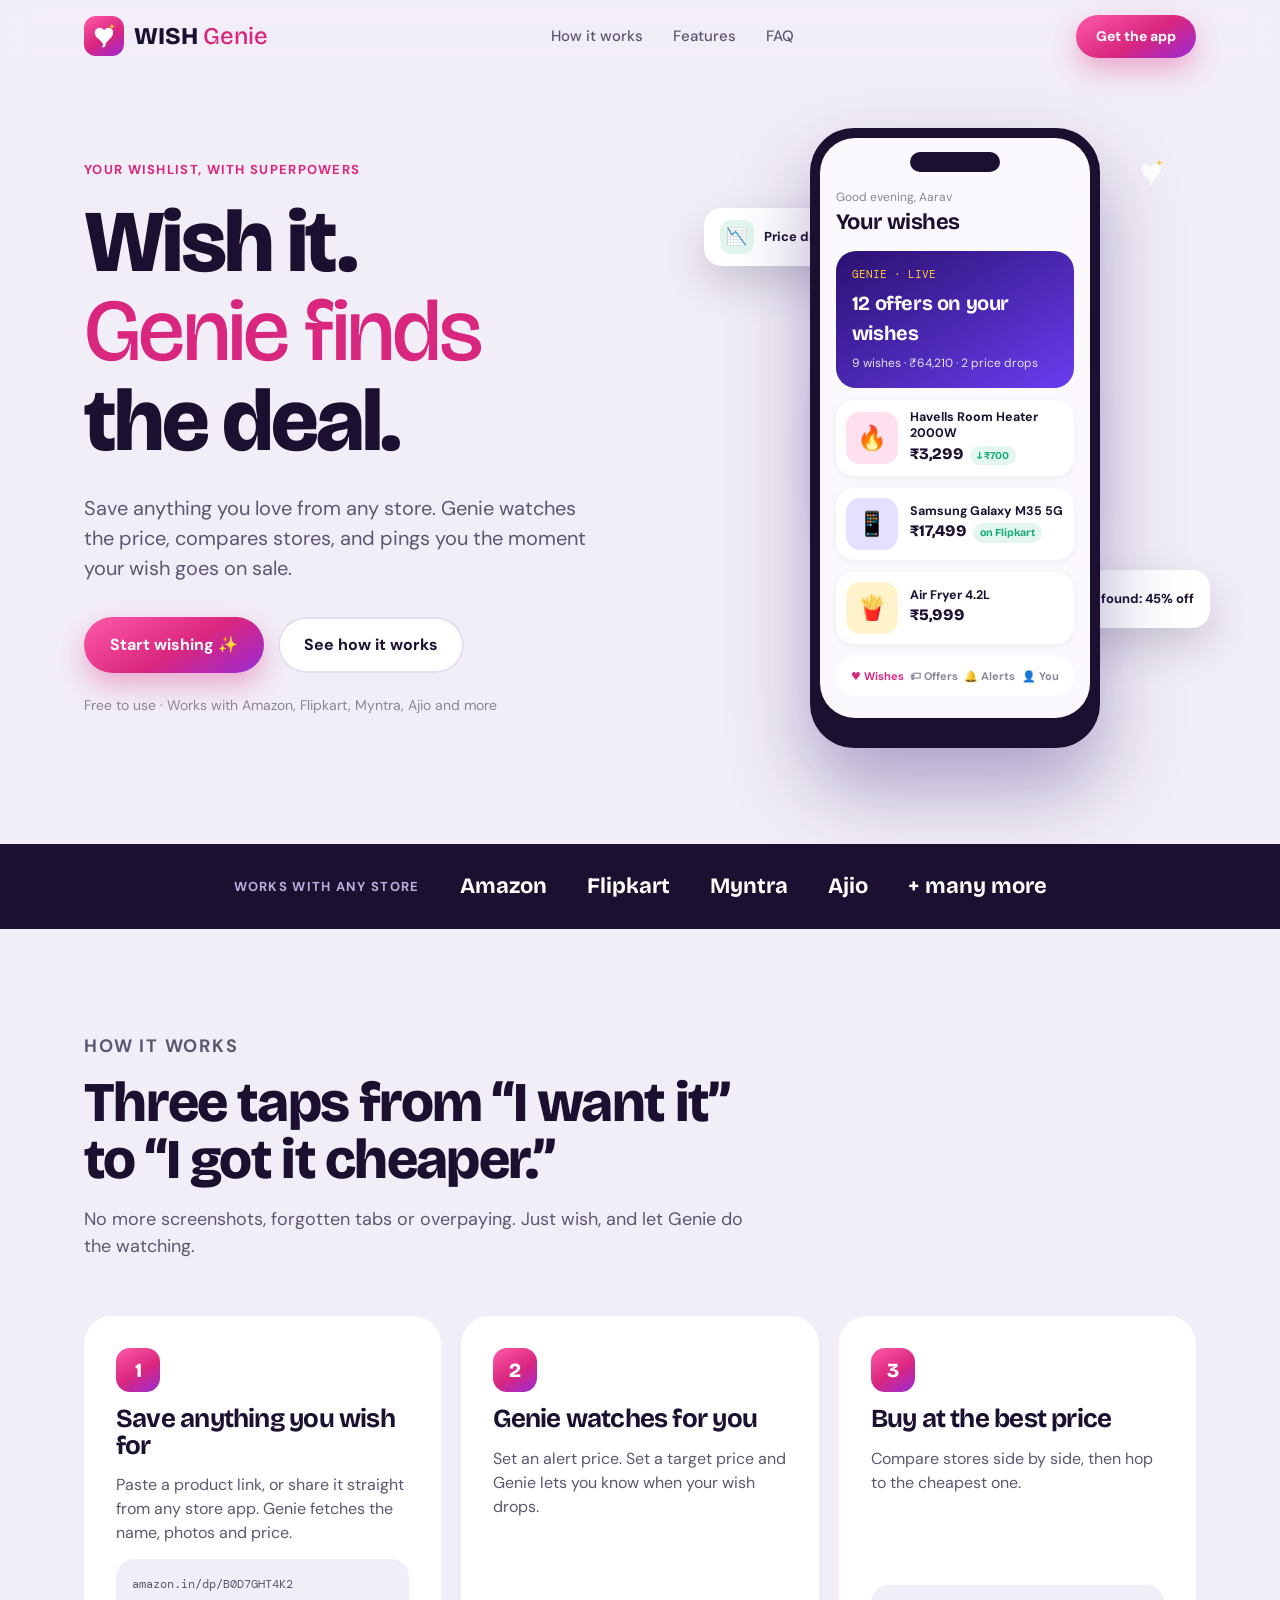
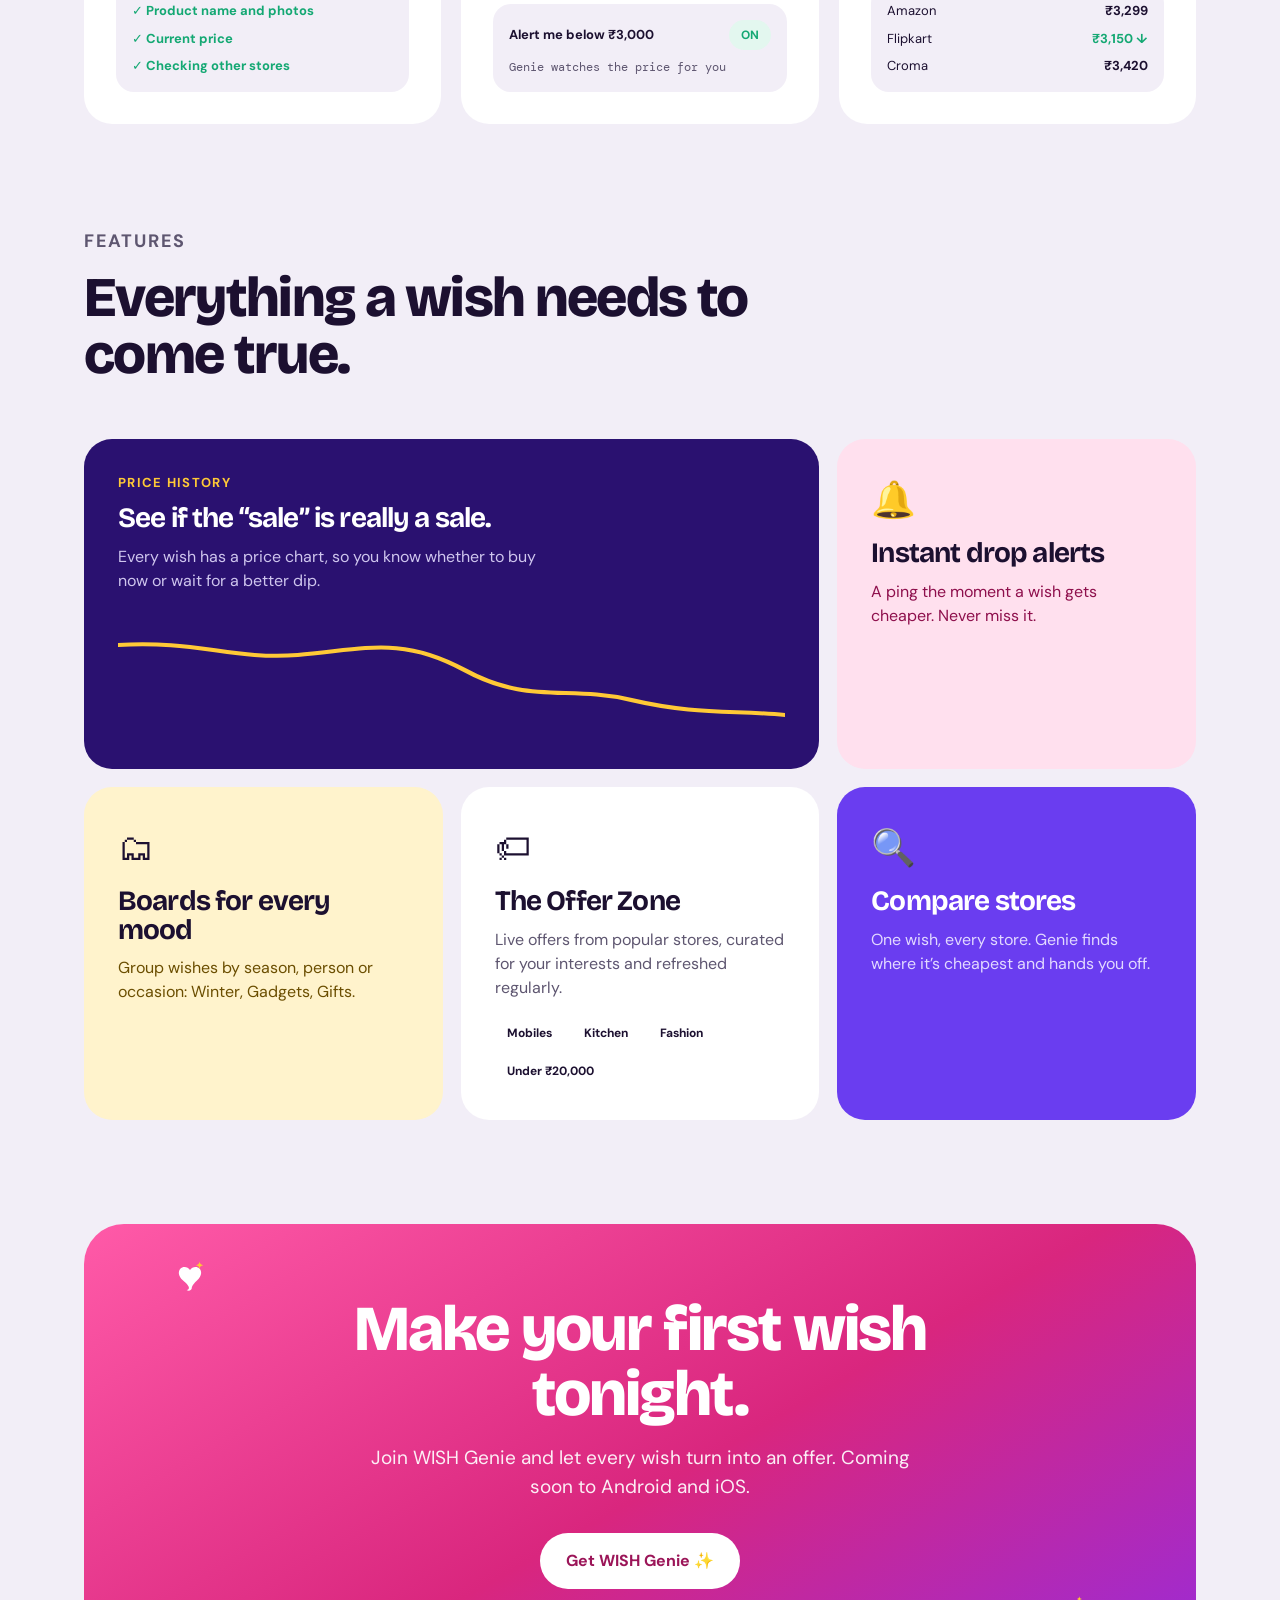
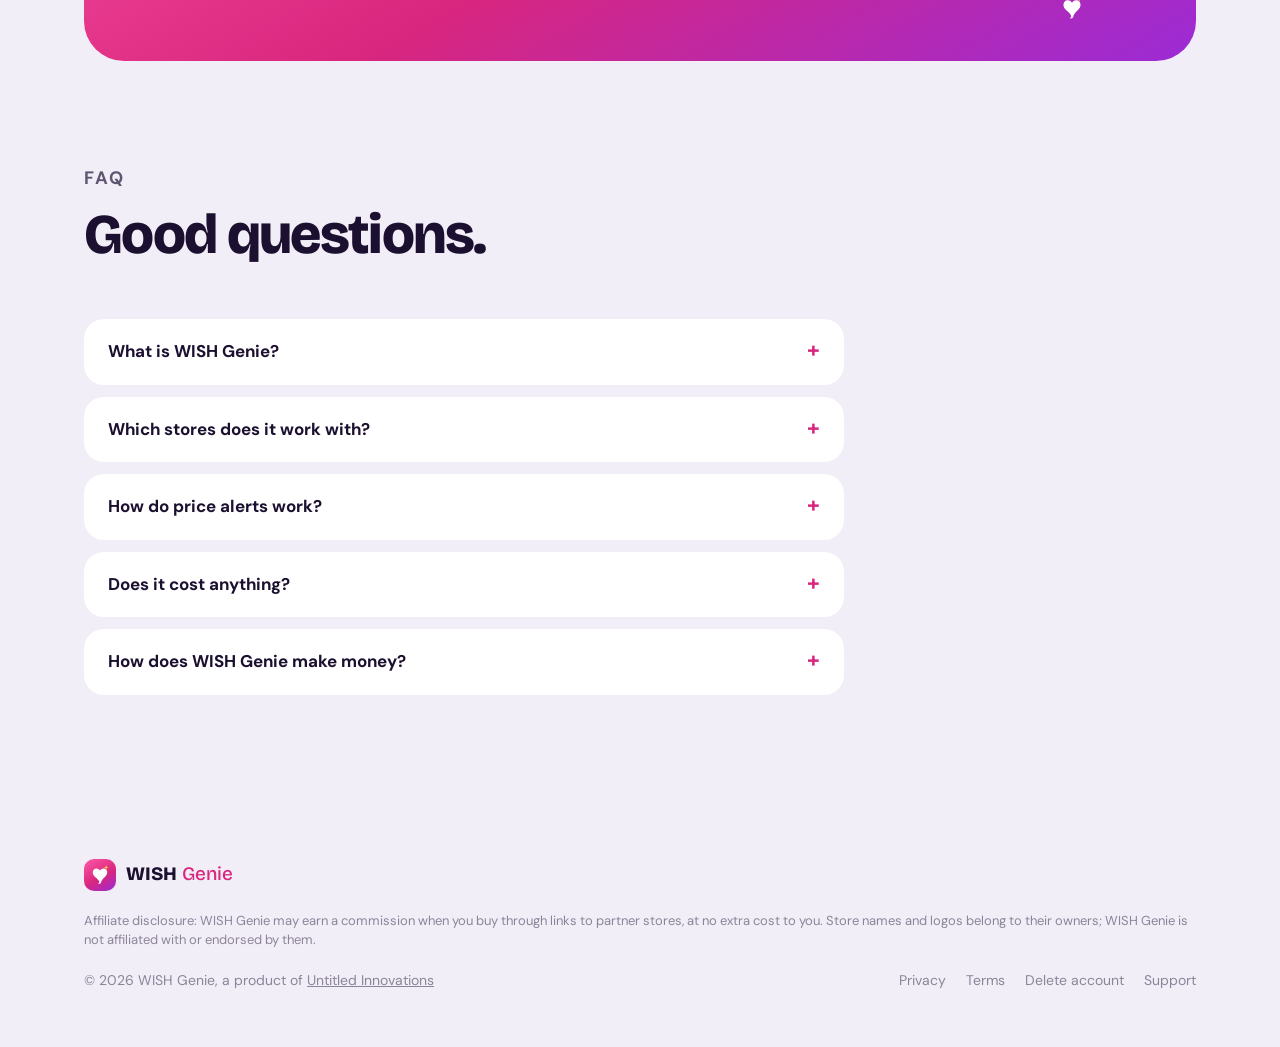
<file: wish-genie/index.html>
<!DOCTYPE html>
<html lang="en">
<head>
<meta charset="utf-8">
<meta name="cuelinks-verification" content="VERIFY-CL-6NVUHCH4">
<meta name="viewport" content="width=device-width, initial-scale=1">
<title>WISH Genie – Wish it. Genie finds the deal.</title>
<meta name="description" content="Save anything you wish for from any store, and let Genie watch the price and surface deals from popular Indian stores.">
<link rel="canonical" href="https://untitledinnovations.com/wish-genie/">
<link rel="preconnect" href="https://fonts.gstatic.com" crossorigin>
<link href="https://fonts.googleapis.com/css2?family=Bricolage+Grotesque:opsz,wght@12..96,500..800&family=DM+Sans:opsz,wght@9..40,400..700&family=DM+Mono:wght@400;500&display=swap" rel="stylesheet">
<style>
:root{
  --magenta:#D9267E; --magenta-dark:#9B1558; --violet:#6A3DF0; --gold:#FFC936;
  --ink:#1C1030; --muted:#5E5670; --soft:#8C8499; --bg:#F2EEF7; --card:#fff;
  --mint:#14A873; --orange:#FF7A2F; --night:#2A1170;
  --grad:linear-gradient(150deg,#FF5AA8 0%,#D9267E 55%,#9B2BD6 100%);
}
*{box-sizing:border-box}
html{scroll-behavior:smooth}
body{margin:0;background:var(--bg);color:var(--ink);font-family:'DM Sans',system-ui,sans-serif;line-height:1.5;-webkit-font-smoothing:antialiased}
a{color:inherit;text-decoration:none}
h1,h2,h3{font-family:'Bricolage Grotesque',sans-serif;margin:0;letter-spacing:-.03em;line-height:1.02}
p{margin:0}
.wrap{max-width:1160px;margin:0 auto;padding:0 24px}
.eyebrow{font-size:13px;font-weight:700;letter-spacing:.1em;text-transform:uppercase;color:var(--magenta)}
.btn{display:inline-flex;align-items:center;gap:10px;padding:16px 26px;border-radius:999px;font-weight:700;font-size:16px;transition:transform .2s cubic-bezier(.3,1.4,.5,1),box-shadow .2s}
.btn:hover{transform:translateY(-2px)}
.btn-primary{background:var(--grad);color:#fff;box-shadow:0 12px 28px rgba(217,38,126,.35)}
.btn-ghost{background:#fff;color:var(--ink);box-shadow:inset 0 0 0 2px #E4DDEE}
.logo{display:flex;align-items:center;gap:10px}
.logo-mark{width:40px;height:40px;border-radius:12px;background:var(--grad);display:flex;align-items:center;justify-content:center}
.logo-word{display:flex;align-items:baseline;gap:5px;font-family:'Bricolage Grotesque',sans-serif;font-size:24px}
.logo-word b{font-weight:800}.logo-word span{font-weight:500;color:var(--magenta)}

/* nav */
nav{position:sticky;top:0;z-index:20;background:rgba(242,238,247,.85);backdrop-filter:blur(14px)}
nav .wrap{display:flex;align-items:center;justify-content:space-between;height:72px}
nav ul{display:flex;gap:30px;list-style:none;margin:0;padding:0;font-size:15px;font-weight:500;color:var(--muted)}
nav ul a:hover{color:var(--magenta)}
nav .btn{padding:11px 20px;font-size:14px}

/* hero */
.hero{padding:56px 0 96px;overflow:hidden}
.hero .wrap{display:grid;grid-template-columns:1.1fr .9fr;gap:40px;align-items:center}
.hero h1{font-size:clamp(46px,7vw,88px);font-weight:800}
.hero h1 em{font-style:normal;font-weight:500;color:var(--magenta)}
.hero .lead{font-size:20px;color:var(--muted);margin:26px 0 34px;max-width:520px;text-wrap:pretty}
.hero .cta{display:flex;gap:14px;flex-wrap:wrap}
.hero .note{margin-top:22px;font-size:14px;color:var(--soft)}
.stage{position:relative;display:flex;justify-content:center;min-height:620px}
.glow{position:absolute;inset:6% 0 0;background:radial-gradient(closest-side,rgba(155,43,214,.3),transparent 70%)}

/* phone */
.phone{position:relative;width:290px;border-radius:44px;background:var(--ink);padding:10px;box-shadow:0 40px 80px rgba(42,17,112,.35)}
.screen{border-radius:35px;background:#FBF9FD;overflow:hidden;height:580px;padding:22px 16px;display:flex;flex-direction:column;gap:12px;position:relative}
.screen .notch{width:90px;height:22px;border-radius:12px;background:var(--ink);margin:-8px auto 4px}
.hi{font-size:12px;color:var(--soft)}
.screen h4{font-family:'Bricolage Grotesque',sans-serif;margin:0;font-size:22px;letter-spacing:-.02em}
.genie-card{border-radius:20px;background:linear-gradient(150deg,var(--night),var(--violet));color:#fff;padding:16px;display:flex;flex-direction:column;gap:6px}
.genie-card small{font-family:'DM Mono',monospace;font-size:10.5px;color:var(--gold)}
.genie-card b{font-family:'Bricolage Grotesque',sans-serif;font-size:20px;letter-spacing:-.02em}
.item{display:flex;gap:12px;align-items:center;background:#fff;border-radius:18px;padding:10px;box-shadow:0 2px 10px rgba(28,16,48,.06)}
.thumb{width:52px;height:52px;border-radius:14px;flex:none;display:flex;align-items:center;justify-content:center;font-size:24px}
.item .t{font-size:12.5px;font-weight:700;line-height:1.25}
.item .p{font-family:'Bricolage Grotesque',sans-serif;font-weight:800;font-size:16px}
.drop{display:inline-block;font-size:10.5px;font-weight:700;background:#E3F7EF;color:var(--mint);padding:2px 7px;border-radius:99px;margin-left:6px}
.tabbar{margin-top:auto;display:flex;justify-content:space-around;background:#fff;border-radius:22px;padding:12px;font-size:11px;font-weight:700;color:var(--soft)}
.tabbar .on{color:var(--magenta)}

.float{position:absolute;background:#fff;border-radius:18px;padding:12px 16px;box-shadow:0 18px 40px rgba(28,16,48,.18);font-size:13px;font-weight:700;display:flex;align-items:center;gap:10px;animation:bob 5s ease-in-out infinite}
.float i{font-style:normal;width:34px;height:34px;border-radius:11px;display:flex;align-items:center;justify-content:center;font-size:17px}
.f1{top:80px;left:-10px}.f2{bottom:120px;right:-14px;animation-delay:-2.2s}
@keyframes bob{50%{transform:translateY(-10px)}}
.spark{position:absolute;color:var(--gold);animation:tw 2.4s ease-in-out infinite}
@keyframes tw{50%{transform:scale(.5) rotate(20deg);opacity:.4}}

/* stores strip */
.strip{background:var(--ink);color:#fff;padding:26px 0}
.strip .wrap{display:flex;gap:18px 40px;flex-wrap:wrap;align-items:center;justify-content:center;font-family:'Bricolage Grotesque',sans-serif;font-weight:700;font-size:22px}
.strip small{font-family:'DM Sans';font-size:13px;letter-spacing:.1em;color:#B9AEDD;font-weight:700}

/* sections */
section{padding:104px 0}
.head{max-width:680px;margin-bottom:56px}
.head h2{font-size:clamp(34px,5vw,56px);font-weight:800;margin:14px 0 18px}
.head p{font-size:18px;color:var(--muted);text-wrap:pretty}
.steps{display:grid;grid-template-columns:repeat(3,1fr);gap:20px}
.step{background:var(--card);border-radius:28px;padding:32px;display:flex;flex-direction:column;gap:14px}
.num{width:44px;height:44px;border-radius:14px;background:var(--grad);color:#fff;font-family:'Bricolage Grotesque';font-weight:800;font-size:20px;display:flex;align-items:center;justify-content:center}
.step h3{font-size:26px}
.step p{color:var(--muted)}
.mini{margin-top:auto;border-radius:18px;background:var(--bg);padding:16px;font-size:13px;display:flex;flex-direction:column;gap:8px}
.mini .row{display:flex;justify-content:space-between;align-items:center}
.mono{font-family:'DM Mono',monospace;font-size:12px;color:var(--muted)}
.tick{color:var(--mint);font-weight:700}

.bento{display:grid;grid-template-columns:repeat(6,1fr);gap:18px}
.tile{border-radius:28px;padding:34px;background:#fff;display:flex;flex-direction:column;gap:12px;overflow:hidden;position:relative}
.tile h3{font-size:28px}
.tile p{color:var(--muted);max-width:440px}
.tile .em{font-size:36px}
.t-a{grid-column:span 4;background:var(--night);color:#fff}.t-a p{color:#CFC6EE}
.t-b{grid-column:span 2;background:#FFE0EE}.t-b p{color:#8E0F4C}
.t-c{grid-column:span 2;background:#FFF3CC}.t-c p{color:#6B4E00}
.t-d{grid-column:span 2}
.t-e{grid-column:span 2;background:var(--violet);color:#fff}.t-e p{color:#E2D9FF}
.chart{margin-top:10px}
.chart path{stroke-dasharray:600;stroke-dashoffset:600;animation:draw 2.4s .3s forwards cubic-bezier(.3,.7,.3,1)}
@keyframes draw{to{stroke-dashoffset:0}}
.pill{display:inline-block;padding:6px 12px;border-radius:99px;font-size:12px;font-weight:700;background:rgba(255,255,255,.14)}
.pills{display:flex;flex-wrap:wrap;gap:8px;margin-top:6px}
.pills .pill{background:#fff;color:var(--ink)}

/* big stat */
.band{background:var(--grad);color:#fff;border-radius:40px;padding:72px 48px;text-align:center;position:relative;overflow:hidden}
.band h2{font-size:clamp(34px,5.5vw,64px);font-weight:800;max-width:780px;margin:0 auto 18px}
.band p{font-size:19px;max-width:560px;margin:0 auto 32px;opacity:.92}
.band .btn{background:#fff;color:var(--magenta-dark)}

/* faq + footer */
.faq{max-width:760px}
details{background:#fff;border-radius:20px;padding:20px 24px;margin-bottom:12px}
summary{font-weight:700;font-size:17px;cursor:pointer;list-style:none;display:flex;justify-content:space-between;gap:16px}
summary::after{content:'+';color:var(--magenta);font-size:22px;line-height:1}
details[open] summary::after{content:'–'}
details p{color:var(--muted);margin-top:12px}
footer{padding:48px 0 56px;color:var(--soft);font-size:14px}
footer .wrap{display:flex;justify-content:space-between;gap:20px;flex-wrap:wrap;align-items:center}
footer nav-links{display:flex;gap:22px}

.reveal{opacity:0;transform:translateY(24px);transition:opacity .7s,transform .7s cubic-bezier(.3,1.2,.5,1)}
.reveal.in{opacity:1;transform:none}
@media (prefers-reduced-motion:reduce){.reveal{opacity:1;transform:none;transition:none}.float,.spark{animation:none}.chart path{animation:none;stroke-dashoffset:0}}

@media (max-width:900px){
  nav ul{display:none}
  .hero .wrap{grid-template-columns:1fr}
  .stage{min-height:auto;padding-top:20px}
  .f1{left:0}.f2{right:0}
  .steps{grid-template-columns:1fr}
  .bento{grid-template-columns:1fr}
  .t-a,.t-b,.t-c,.t-d,.t-e{grid-column:auto}
  section{padding:72px 0}
  .band{padding:56px 24px;border-radius:32px}
}
</style>
</head>
<body>

<svg width="0" height="0" style="position:absolute" aria-hidden="true">
  <symbol id="mark" viewBox="0 0 64 64">
    <path d="M32 19C28 12 18.5 11 13.8 16.6 8.6 22.8 11 31.6 18 37.6 23 41.9 27.4 45.5 29.6 50.4 30.8 53.2 29.2 56.4 25.6 56.6 29.8 59.4 35.6 57 35.4 52.4 35.3 49.4 39.6 43.6 46 37.6 53 31.6 55.4 22.8 50.2 16.6 45.5 11 36 12 32 19Z" fill="#fff"/>
    <path d="M50 3C50.6 7.4 52.6 9.4 57 10 52.6 10.6 50.6 12.6 50 17 49.4 12.6 47.4 10.6 43 10 47.4 9.4 49.4 7.4 50 3Z" fill="#FFC936"/>
  </symbol>
</svg>

<nav>
  <div class="wrap">
    <a class="logo" href="#top" aria-label="WISH Genie home">
      <div class="logo-mark"><svg width="28" height="28"><use href="#mark"/></svg></div>
      <div class="logo-word"><b>WISH</b><span>Genie</span></div>
    </a>
    <ul>
      <li><a href="#how">How it works</a></li>
      <li><a href="#features">Features</a></li>
      <li><a href="#faq">FAQ</a></li>
    </ul>
    <a class="btn btn-primary" href="#get">Get the app</a>
  </div>
</nav>

<header class="hero" id="top">
  <div class="wrap">
    <div>
      <p class="eyebrow" style="margin-bottom:18px">Your wishlist, with superpowers</p>
      <h1>Wish it.<br><em>Genie finds</em><br>the deal.</h1>
      <p class="lead">Save anything you love from any store. Genie watches the price, compares stores, and pings you the moment your wish goes on sale.</p>
      <div class="cta">
        <a class="btn btn-primary" href="#get">Start wishing ✨</a>
        <a class="btn btn-ghost" href="#how">See how it works</a>
      </div>
      <p class="note">Free to use · Works with Amazon, Flipkart, Myntra, Ajio and more</p>
    </div>

    <div class="stage" aria-hidden="true">
      <div class="glow"></div>
      <svg class="spark" style="top:30px;right:30px" width="30" height="30"><use href="#mark"/></svg>
      <div class="float f1"><i style="background:#E3F7EF">📉</i>Price dropped ₹700</div>
      <div class="float f2"><i style="background:#FFF3CC">⚡</i>Offer found: 45% off</div>
      <div class="phone">
        <div class="screen">
          <div class="notch"></div>
          <div><div class="hi">Good evening, Aarav</div><h4>Your wishes</h4></div>
          <div class="genie-card">
            <small>GENIE · LIVE</small>
            <b>12 offers on your wishes</b>
            <span style="font-size:12px;opacity:.85">9 wishes · ₹64,210 · 2 price drops</span>
          </div>
          <div class="item"><div class="thumb" style="background:#FFE0EE">🔥</div><div><div class="t">Havells Room Heater 2000W</div><div class="p">₹3,299<span class="drop">↓ ₹700</span></div></div></div>
          <div class="item"><div class="thumb" style="background:#E5E0FF">📱</div><div><div class="t">Samsung Galaxy M35 5G</div><div class="p">₹17,499<span class="drop">on Flipkart</span></div></div></div>
          <div class="item"><div class="thumb" style="background:#FFF3CC">🍟</div><div><div class="t">Air Fryer 4.2L</div><div class="p">₹5,999</div></div></div>
          <div class="tabbar"><span class="on">♥ Wishes</span><span>🏷 Offers</span><span>🔔 Alerts</span><span>👤 You</span></div>
        </div>
      </div>
    </div>
  </div>
</header>

<div class="strip">
  <div class="wrap"><small>WORKS WITH ANY STORE</small><span>Amazon</span><span>Flipkart</span><span>Myntra</span><span>Ajio</span><span>+ many more</span></div>
</div>

<section id="how">
  <div class="wrap">
    <div class="head reveal">
      <p class="eyebrow">How it works</p>
      <h2>Three taps from “I want it” to “I got it cheaper.”</h2>
      <p>No more screenshots, forgotten tabs or overpaying. Just wish, and let Genie do the watching.</p>
    </div>
    <div class="steps">
      <div class="step reveal">
        <div class="num">1</div>
        <h3>Save anything you wish for</h3>
        <p>Paste a product link, or share it straight from any store app. Genie fetches the name, photos and price.</p>
        <div class="mini">
          <div class="mono">amazon.in/dp/B0D7GHT4K2</div>
          <div class="row"><span class="tick">✓ Product name and photos</span></div>
          <div class="row"><span class="tick">✓ Current price</span></div>
          <div class="row"><span class="tick">✓ Checking other stores</span></div>
        </div>
      </div>
      <div class="step reveal">
        <div class="num">2</div>
        <h3>Genie watches for you</h3>
        <p>Set an alert price. Set a target price and Genie lets you know when your wish drops.</p>
        <div class="mini">
          <div class="row"><b>Alert me below ₹3,000</b><span class="pill" style="background:#E3F7EF;color:var(--mint)">ON</span></div>
          <div class="mono">Genie watches the price for you</div>
        </div>
      </div>
      <div class="step reveal">
        <div class="num">3</div>
        <h3>Buy at the best price</h3>
        <p>Compare stores side by side, then hop to the cheapest one.</p>
        <div class="mini">
          <div class="row"><span>Amazon</span><b>₹3,299</b></div>
          <div class="row"><span>Flipkart</span><b style="color:var(--mint)">₹3,150 ↓</b></div>
          <div class="row"><span>Croma</span><b>₹3,420</b></div>
        </div>
      </div>
    </div>
  </div>
</section>

<section id="features" style="padding-top:0">
  <div class="wrap">
    <div class="head reveal">
      <p class="eyebrow">Features</p>
      <h2>Everything a wish needs to come true.</h2>
    </div>
    <div class="bento">
      <div class="tile t-a reveal">
        <p class="eyebrow" style="color:var(--gold)">Price history</p>
        <h3>See if the “sale” is really a sale.</h3>
        <p>Every wish has a price chart, so you know whether to buy now or wait for a better dip.</p>
        <svg class="chart" viewBox="0 0 520 120" width="100%" height="120" preserveAspectRatio="none" aria-hidden="true">
          <path d="M0 30 C60 25 90 45 140 40 S220 20 270 55 S350 70 400 85 S480 95 520 100" fill="none" stroke="#FFC936" stroke-width="4" stroke-linecap="round"/>
        </svg>
      </div>
      <div class="tile t-b reveal">
        <div class="em">🔔</div>
        <h3>Instant drop alerts</h3>
        <p>A ping the moment a wish gets cheaper. Never miss it.</p>
      </div>
      <div class="tile t-c reveal">
        <div class="em">🗂</div>
        <h3>Boards for every mood</h3>
        <p>Group wishes by season, person or occasion: Winter, Gadgets, Gifts.</p>
      </div>
      <div class="tile t-d reveal">
        <div class="em">🏷</div>
        <h3>The Offer Zone</h3>
        <p>Live offers from popular stores, curated for your interests and refreshed regularly.</p>
        <div class="pills"><span class="pill">Mobiles</span><span class="pill">Kitchen</span><span class="pill">Fashion</span><span class="pill">Under ₹20,000</span></div>
      </div>
      <div class="tile t-e reveal">
        <div class="em">🔍</div>
        <h3>Compare stores</h3>
        <p>One wish, every store. Genie finds where it’s cheapest and hands you off.</p>
      </div>
    </div>
  </div>
</section>

<section style="padding-top:0">
  <div class="wrap">
    <div class="band reveal" id="get">
      <svg class="spark" style="top:36px;left:8%" width="34" height="34"><use href="#mark"/></svg>
      <svg class="spark" style="bottom:40px;right:10%;animation-delay:-1.2s" width="26" height="26"><use href="#mark"/></svg>
      <h2>Make your first wish tonight.</h2>
      <p>Join WISH Genie and let every wish turn into an offer. Coming soon to Android and iOS.</p>
      <a class="btn" href="#">Get WISH Genie ✨</a>
    </div>
  </div>
</section>

<section id="faq" style="padding-top:0">
  <div class="wrap">
    <div class="head reveal"><p class="eyebrow">FAQ</p><h2>Good questions.</h2></div>
    <div class="faq reveal">
      <details><summary>What is WISH Genie?</summary><p>A wishlist app that works across stores. You save products you want, and Genie tracks prices and finds offers for them.</p></details>
      <details><summary>Which stores does it work with?</summary><p>Amazon, Flipkart, Myntra, Ajio and more. Paste a link or share a product from the store’s app.</p></details>
      <details><summary>How do price alerts work?</summary><p>Turn on “Alert me on price drops” for a wish and set a target price. Genie notifies you when the price drops.</p></details>
      <details><summary>Does it cost anything?</summary><p>No. WISH Genie is free to use.</p></details>
      <details><summary>How does WISH Genie make money?</summary><p>When you tap through to a store and buy, some of our links are affiliate links through networks such as Cuelinks. The store may pay us a small commission at no extra cost to you. It never changes the price you pay, and we show offers based on what is useful to you.</p></details>
    </div>
  </div>
</section>

<footer>
  <div class="wrap">
    <a class="logo" href="#top"><div class="logo-mark" style="width:32px;height:32px;border-radius:10px"><svg width="22" height="22"><use href="#mark"/></svg></div><div class="logo-word" style="font-size:19px;color:var(--ink)"><b>WISH</b><span>Genie</span></div></a>
    <span style="flex-basis:100%;font-size:13px">Affiliate disclosure: WISH Genie may earn a commission when you buy through links to partner stores, at no extra cost to you. Store names and logos belong to their owners; WISH Genie is not affiliated with or endorsed by them.</span>
    <span>© 2026 WISH Genie, a product of <a href="/" style="text-decoration:underline">Untitled Innovations</a></span>
    <span style="display:flex;gap:20px;flex-wrap:wrap">
      <a href="/privacy-policy.html">Privacy</a>
      <a href="/terms-of-service.html">Terms</a>
      <a href="/delete-account.html">Delete account</a>
      <a href="/support.html">Support</a>
    </span>
  </div>
</footer>

<script>
const io=new IntersectionObserver(es=>es.forEach(e=>{if(e.isIntersecting){e.target.classList.add('in');io.unobserve(e.target)}}),{threshold:.15});
document.querySelectorAll('.reveal').forEach(el=>io.observe(el));
</script>
</body>
</html>
</file>
